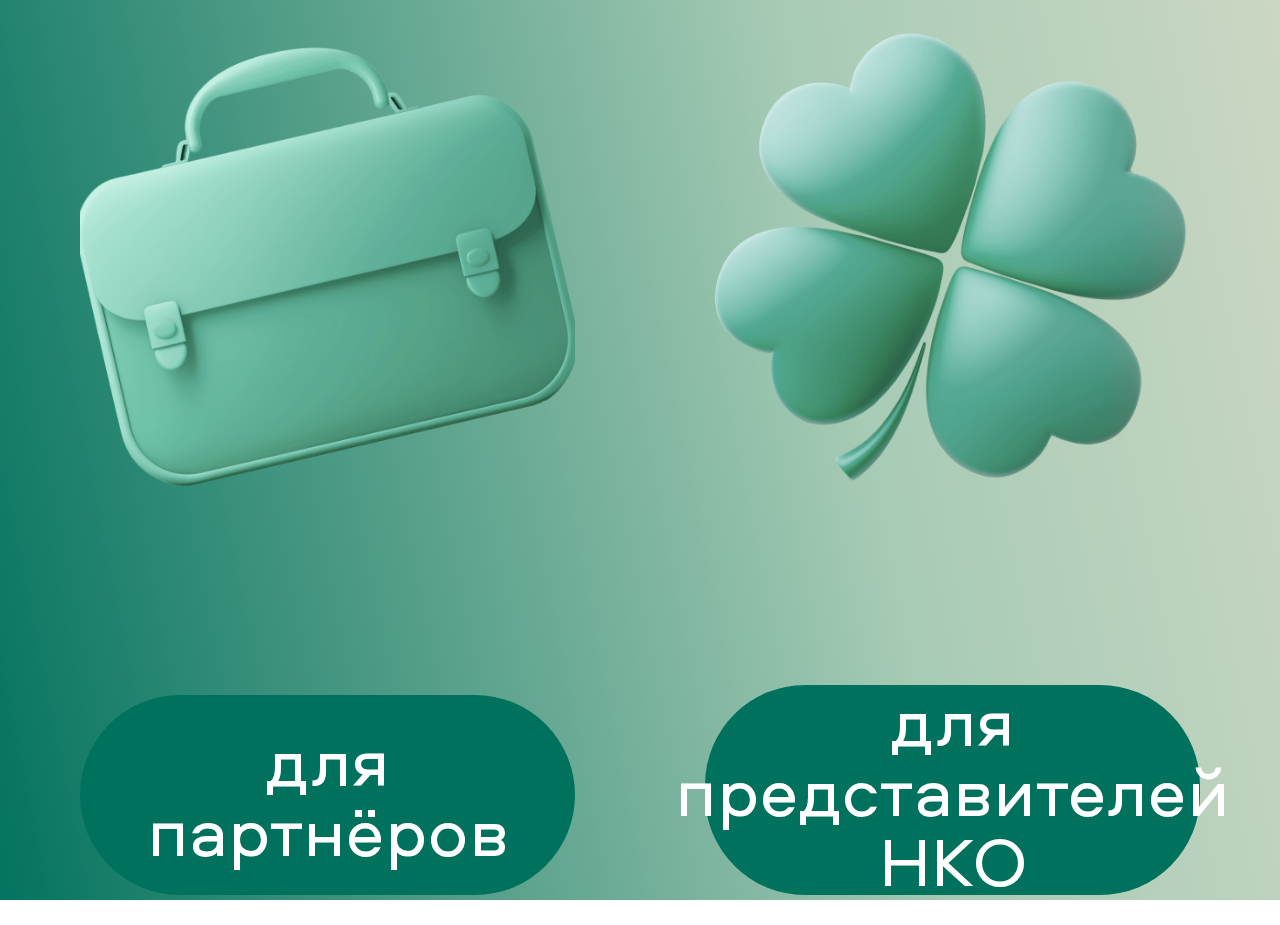
<file: index.html>
<!doctype html>
<html lang="ru">

<head>
    <meta charset="UTF-8">
    <meta name="viewport" content="width=device-width, initial-scale=1">
    <meta http-equiv="X-UA-Compatible" content="ie=edge">

    <link rel="stylesheet" href="assets/css/style.css?_v=20241016121316">

    <title>Главная</title>
</head>

<body>

    <div class="wrapper">
        <div class="for block">
            <div class="for__container container">
                <div class="for__block">
                    <div class="for__image">
                        <img src="assets/images/backpack.png" alt="">
                    </div>
                    <a href="./partners.html" class="for__button button">для партнёров</a>
                </div>
                <div class="for__block">
                    <div class="for__image">
                        <img src="assets/images/leaf.png" alt="">
                    </div>
                    <a href="./nko.html" class="for__button button">для представителей НКО</a>
                </div>
            </div>

        </div>
    </div>


    <script src="assets/js/app.js?_v=20241016121316"></script>
</body>

</html>
</file>
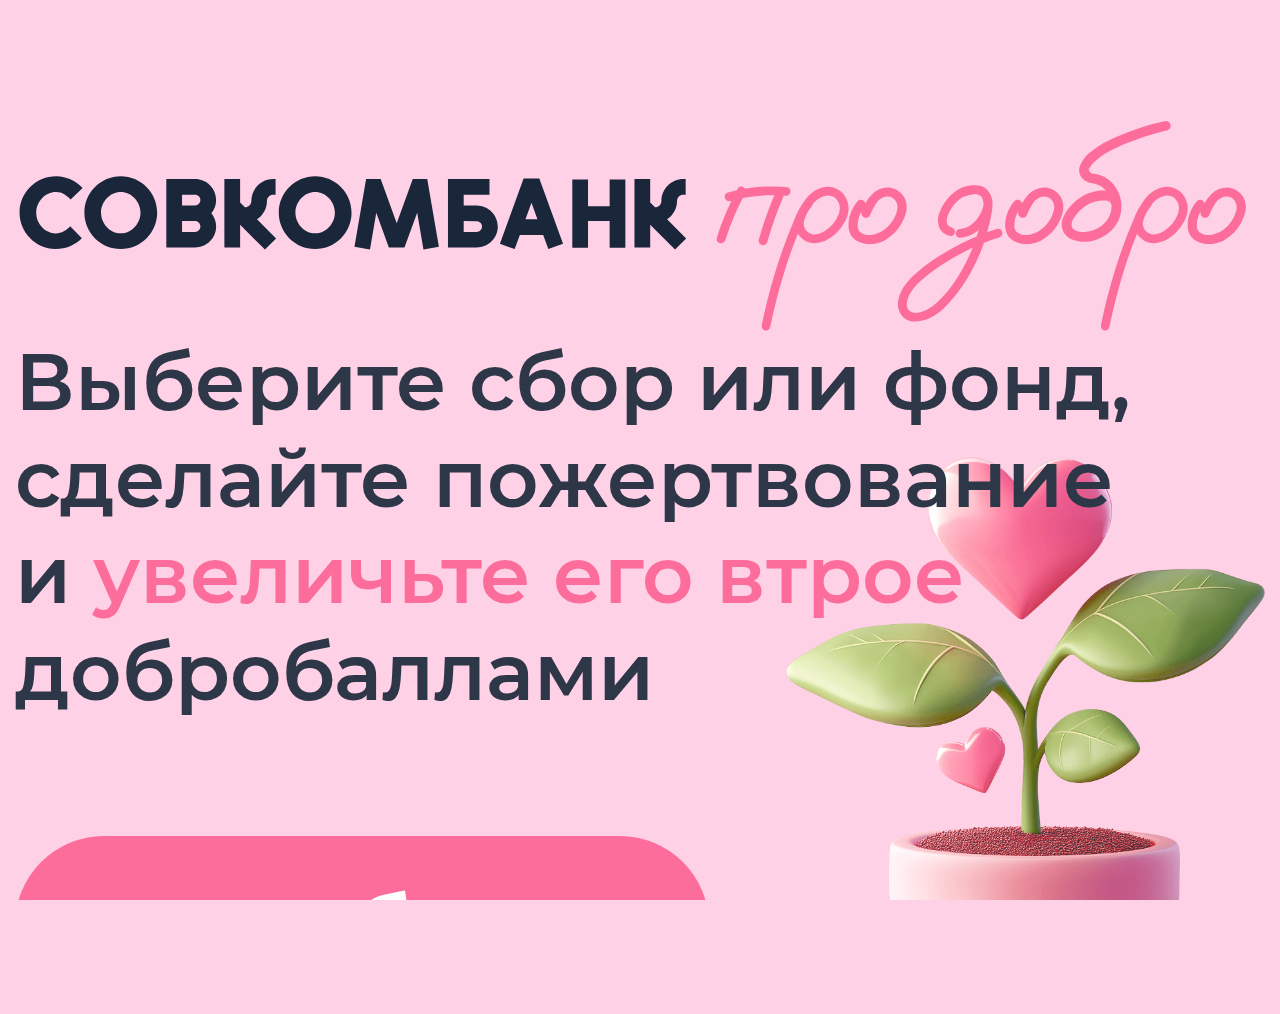
<file: kind-donate.html>
<!doctype html>
<html lang="ru">

<head>
    <meta charset="UTF-8">


    <link rel="stylesheet" href="assets/css/style.css?_v=20241016121316">
    <meta name="viewport" content="width=device-width, user-scalable=no, initial-scale=1.0, maximum-scale=1.0, minimum-scale=1.0">
    <meta http-equiv="X-UA-Compatible" content="ie=edge">

    <title>Добро возвращается</title>
</head>

<body style="background: #FFD1E6">

    <div class="wrapper">
        <div class="kind kind_kind block">


            <div class="kind__container container">
                <header class="header">
                    <div class="header__logo header__logo_big">
                        <img src="assets/images/kind/logo.svg" alt="">
                    </div>
                </header>
                <div class="kind__body">
                    <div class="kind__text text text_big">
                        <p>
                            Выберите сбор или фонд,
                            <br>
                            сделайте пожертвование
                            <br>
                            и <span>увеличьте его втрое</span>
                            <br>
                            добробаллами
                        </p>
                        <a href="https://технологиидобра.рф/register?utm_source=site_button_main&utm_medium=button&utm_campaign=new_main_button" class="kind__button button_pink button">все сборы</a>
                    </div>
                    <div class="kind__image kind__image_abs">
                        <img src="assets/images/kind/kind-plant.png" alt="">
                    </div>
                </div>
            </div>

        </div>
    </div>


    <script src="assets/js/app.js?_v=20241016121316"></script>
</body>

</html>
</file>
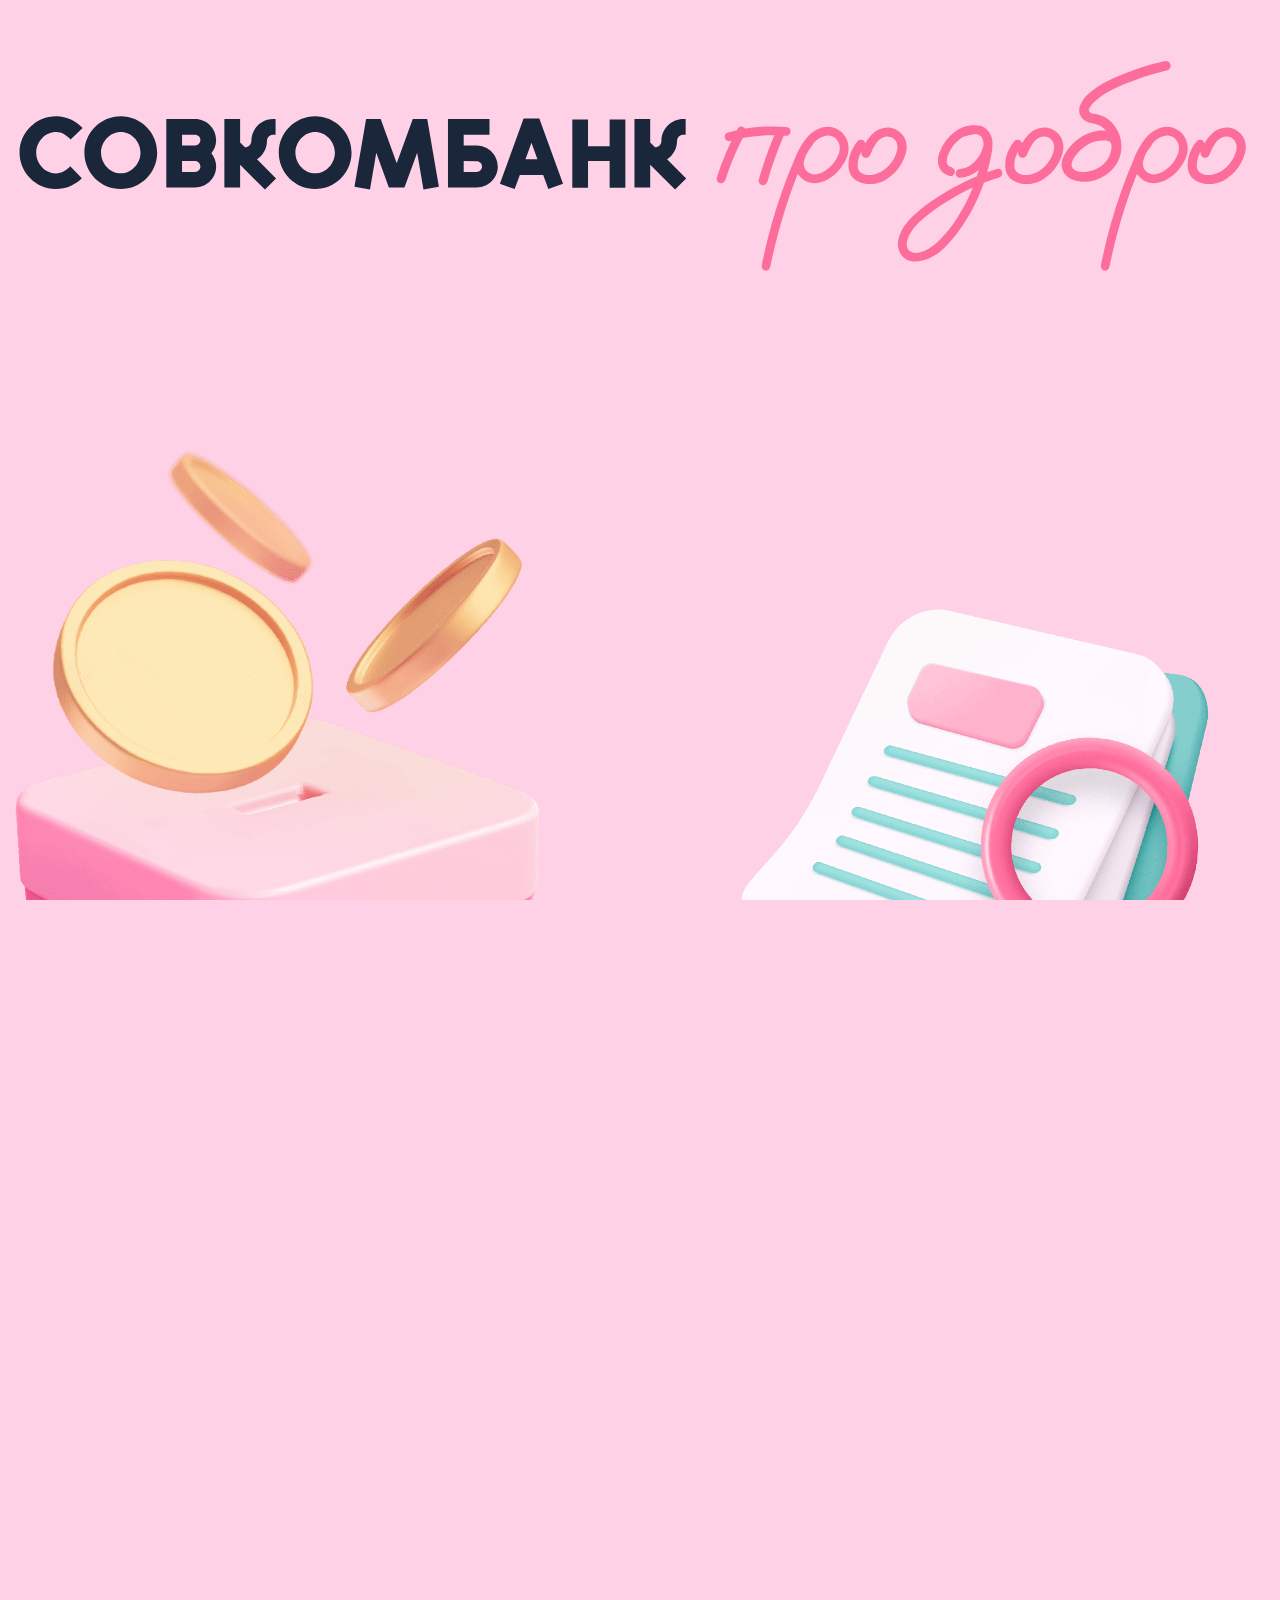
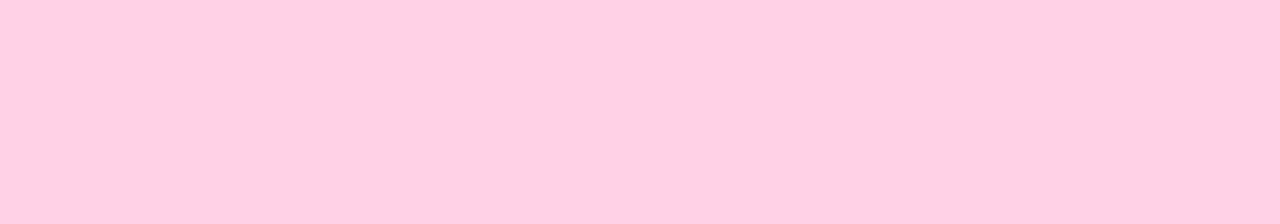
<file: kind-index.html>
<!doctype html>
<html lang="ru">

<head>
    <meta charset="UTF-8">


    <link rel="stylesheet" href="assets/css/style.css?_v=20241016121316">
    <meta name="viewport" content="width=device-width, user-scalable=no, initial-scale=1.0, maximum-scale=1.0, minimum-scale=1.0">
    <meta http-equiv="X-UA-Compatible" content="ie=edge">

    <title>Добро возвращается</title>
</head>

<body style="background: #FFD1E6">

    <div class="wrapper">
        <div class="for for_kind block">
            <div class="for__container container">
                <header class="header">
                    <div class="header__logo header__logo_big">
                        <img src="assets/images/kind/logo.svg" alt="">
                    </div>
                </header>
                <div class="for__body">
                    <div class="for__block">
                        <div class="for__image">
                            <img src="assets/images/kind/kind-donate.png" alt="">
                        </div>
                        <a href="./kind-donate.html" class="for__button button">сделать пожертвование</a>
                    </div>
                    <div class="for__block">
                        <div class="for__image">
                            <img src="assets/images/kind/kind-search.png" alt="">
                        </div>
                        <a href="./kind-partners.html" class="for__button button">узнать о сотрудничестве</a>
                    </div>
                </div>

            </div>

        </div>
    </div>


    <script src="assets/js/app.js?_v=20241016121316"></script>
</body>

</html>
</file>
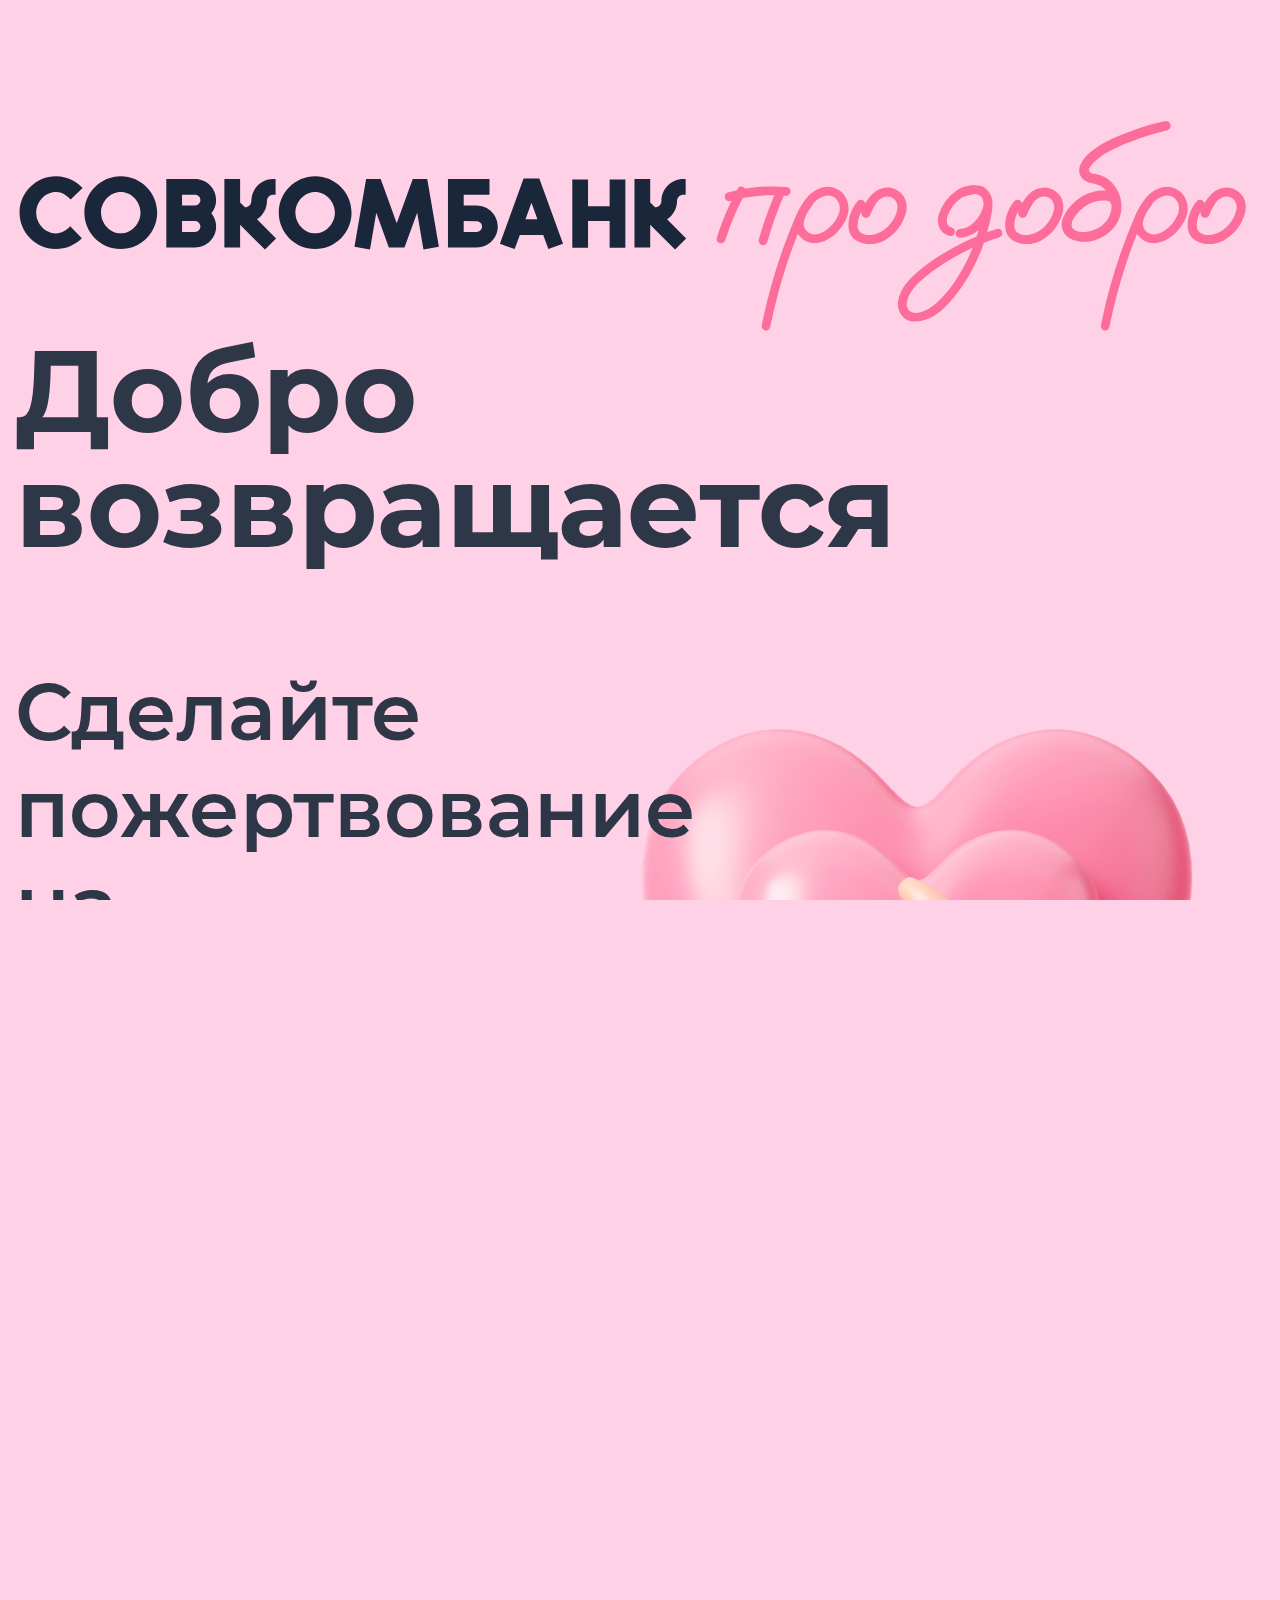
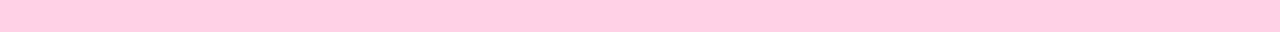
<file: kind-kind.html>
<!doctype html>
<html lang="ru">

<head>
    <meta charset="UTF-8">


    <link rel="stylesheet" href="assets/css/style.css?_v=20241016121316">
    <meta name="viewport" content="width=device-width, initial-scale=1.0">
    <meta http-equiv="X-UA-Compatible" content="ie=edge">
    <title>Добро возвращается</title>
</head>

<body style="background: #FFD1E6">

    <div class="wrapper">
        <div class="kind kind_kind block">


            <div class="kind__container container">
                <header class="header">
                    <div class="header__logo header__logo_big">
                        <img src="assets/images/kind/logo.svg" alt="">
                    </div>
                </header>
                <div class="kind__body">
                    <div class="kind__content">
                        <h1 class="kind__title">Добро возвращается</h1>
                        <div class="kind__text text_big">
                            <p>
                                Сделайте пожертвование
                                <br>
                                на Совкомбанк про добро
                                <br>
                                и получите <span>половину от этой</span>
                                <br>
                                <span>суммы</span> добробаллами
                            </p>
                        </div>
                    </div>

                    <div class="kind__image">
                        <img src="assets/images/kind/kind-heart.png" alt="">
                    </div>
                </div>
            </div>

        </div>
    </div>


    <script src="assets/js/app.js?_v=20241016121316"></script>
</body>

</html>
</file>
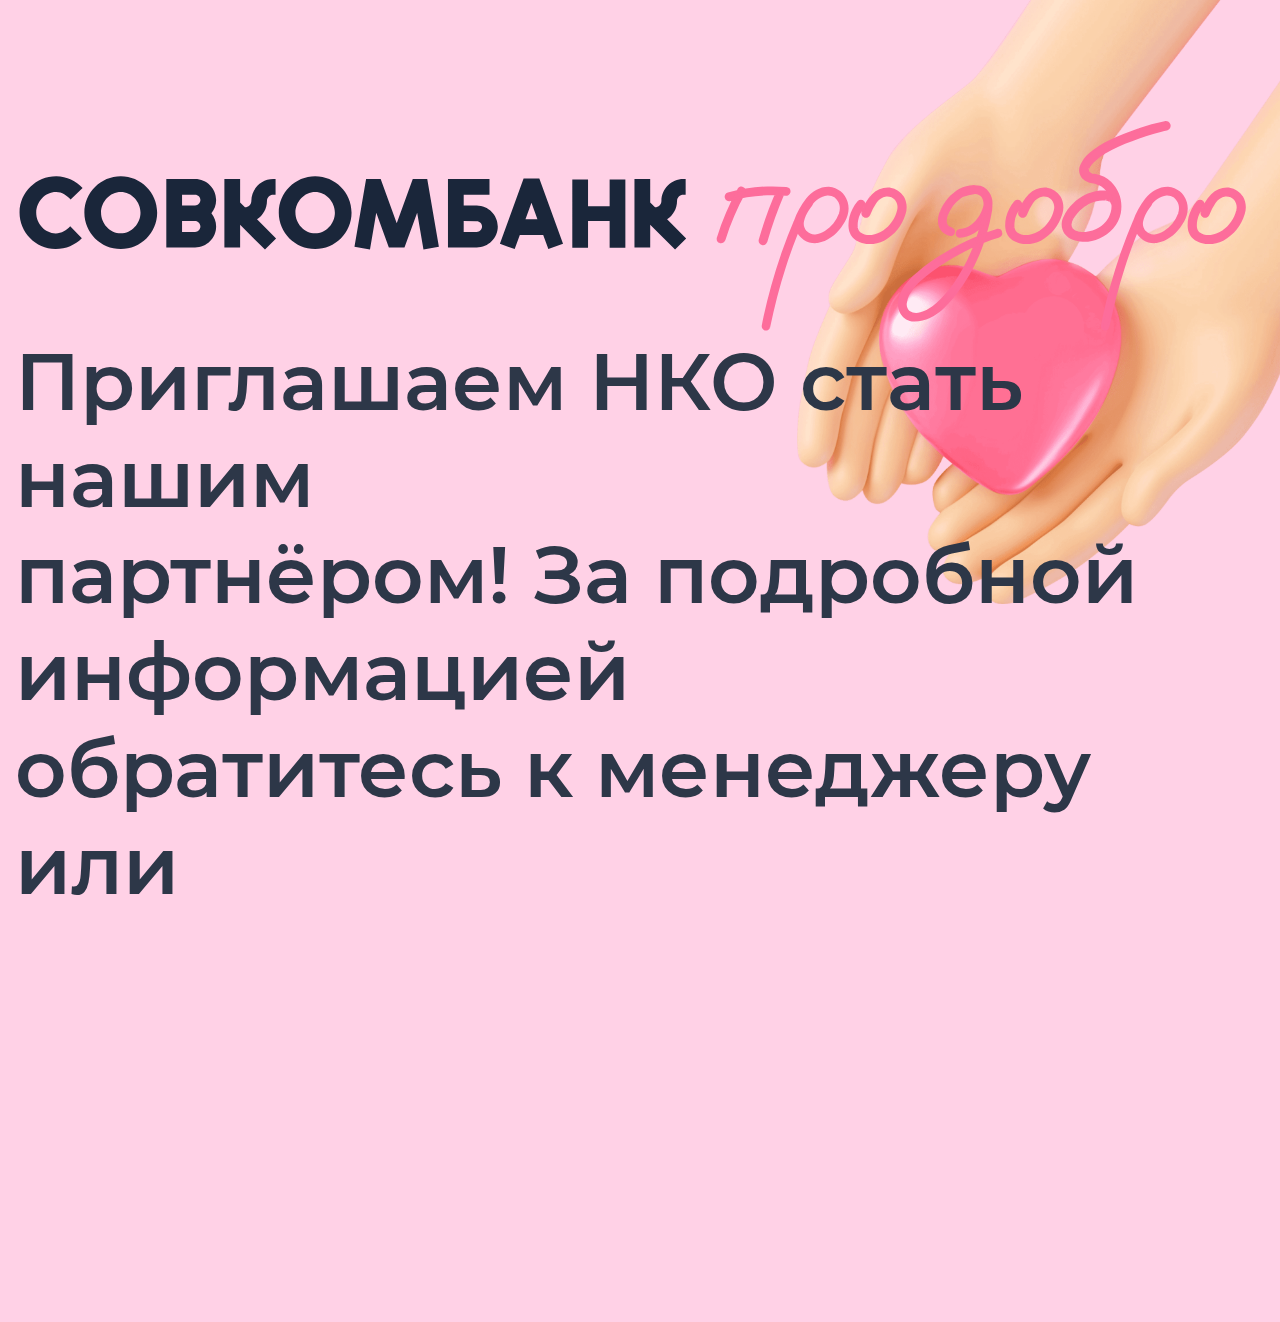
<file: kind-partners.html>
<!doctype html>
<html lang="ru">

<head>
    <meta charset="UTF-8">


    <link rel="stylesheet" href="assets/css/style.css?_v=20241016121316">
    <meta name="viewport" content="width=device-width, user-scalable=no, initial-scale=1.0, maximum-scale=1.0, minimum-scale=1.0">
    <meta http-equiv="X-UA-Compatible" content="ie=edge">

    <title>Добро возвращается</title>
</head>

<body style="background: #FFD1E6">

    <div class="wrapper">
        <div class="kind kind_kind block">


            <div class="kind__container kind__container_static container">
                <header class="header">
                    <div class="header__logo header__logo_big">
                        <img src="assets/images/kind/logo.svg" alt="">
                    </div>
                </header>
                <div class="kind__body">
                    <div class="kind__text text text_big">
                        <p>
                            Приглашаем НКО стать нашим
                            <br>
                            партнёром! За подробной информацией
                            <br>
                            обратитесь к менеджеру или
                            <br>
                            заполните заявку онлайн
                        </p>
                        <a href="https://технологиидобра.рф/partner" class="kind__button button_pink button">стать партнёром проекта</a>
                    </div>
                    <div class="kind__image kind__image_t kind__image_abs">
                        <img src="assets/images/kind/hand.png" alt="">
                    </div>
                </div>
            </div>

        </div>
    </div>


    <script src="assets/js/app.js?_v=20241016121316"></script>
</body>

</html>
</file>
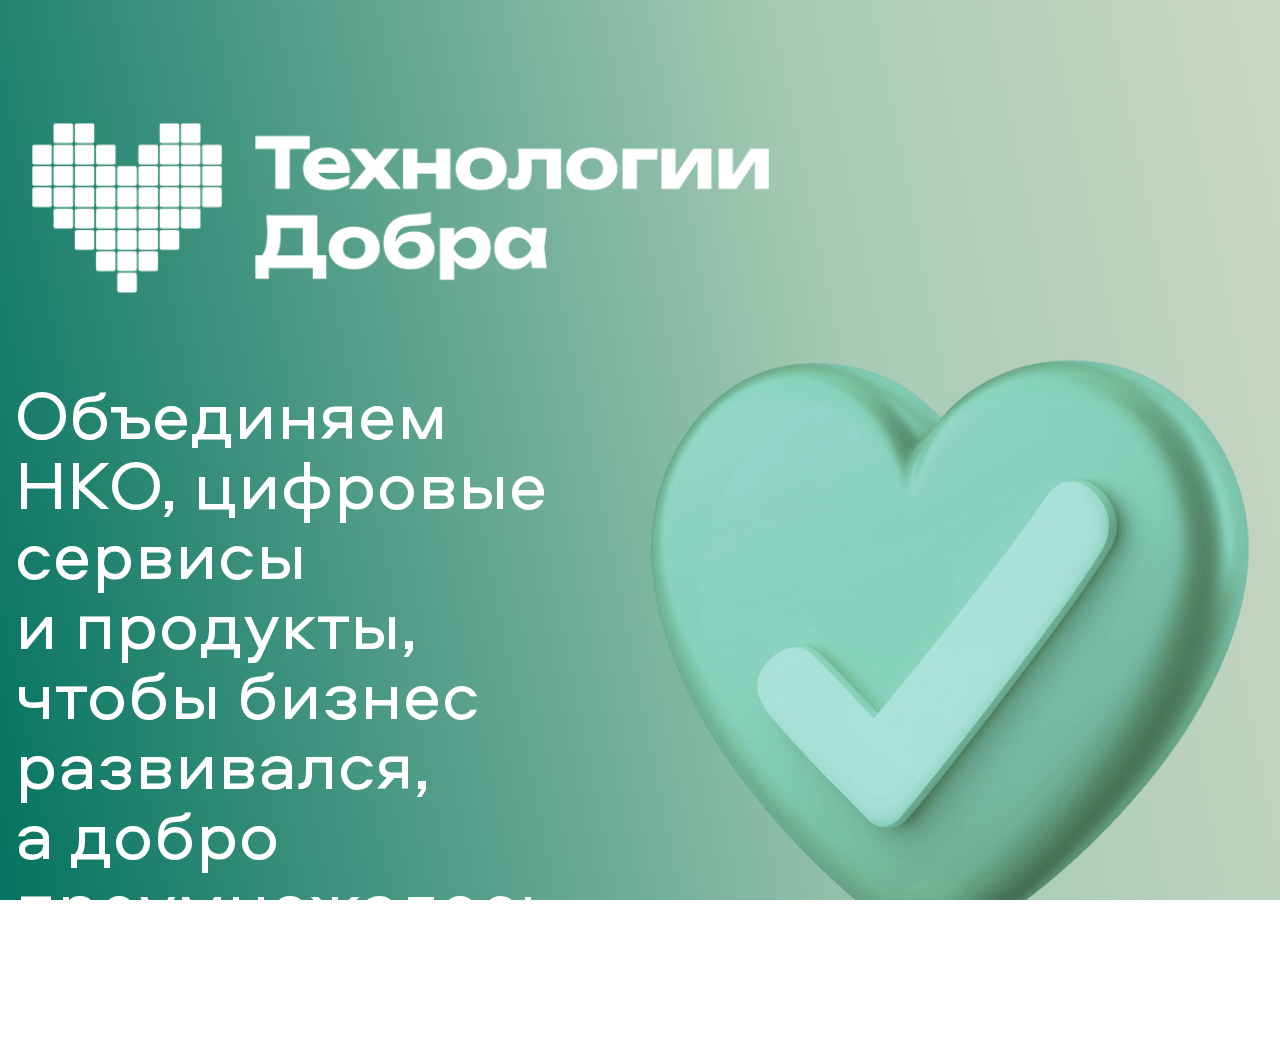
<file: kind.html>
<!doctype html>
<html lang="ru">

<head>
    <meta charset="UTF-8">
    <meta name="viewport" content="width=device-width, initial-scale=1">
    <meta http-equiv="X-UA-Compatible" content="ie=edge">

    <link rel="stylesheet" href="assets/css/style.css?_v=20241016121316">

    <title>Партнеры</title>
</head>

<body>

    <div class="wrapper">
        <div class="kind block">


            <div class="kind__container container">
                <header class="header">
                    <div class="header__logo">
                        <img src="assets/images/logo.png" alt="">
                    </div>
                </header>
                <div class="kind__body">
                    <div class="kind__text text">
                        <p>
                            Объединяем НКО, цифровые сервисы
                            <br>и продукты, чтобы бизнес развивался,
                            <br>а добро преумножалось
                        </p>
                    </div>
                    <div class="kind__image">
                        <img src="assets/images/heart.png" alt="">
                    </div>
                </div>
            </div>

        </div>
    </div>


    <script src="assets/js/app.js?_v=20241016121316"></script>
</body>

</html>
</file>
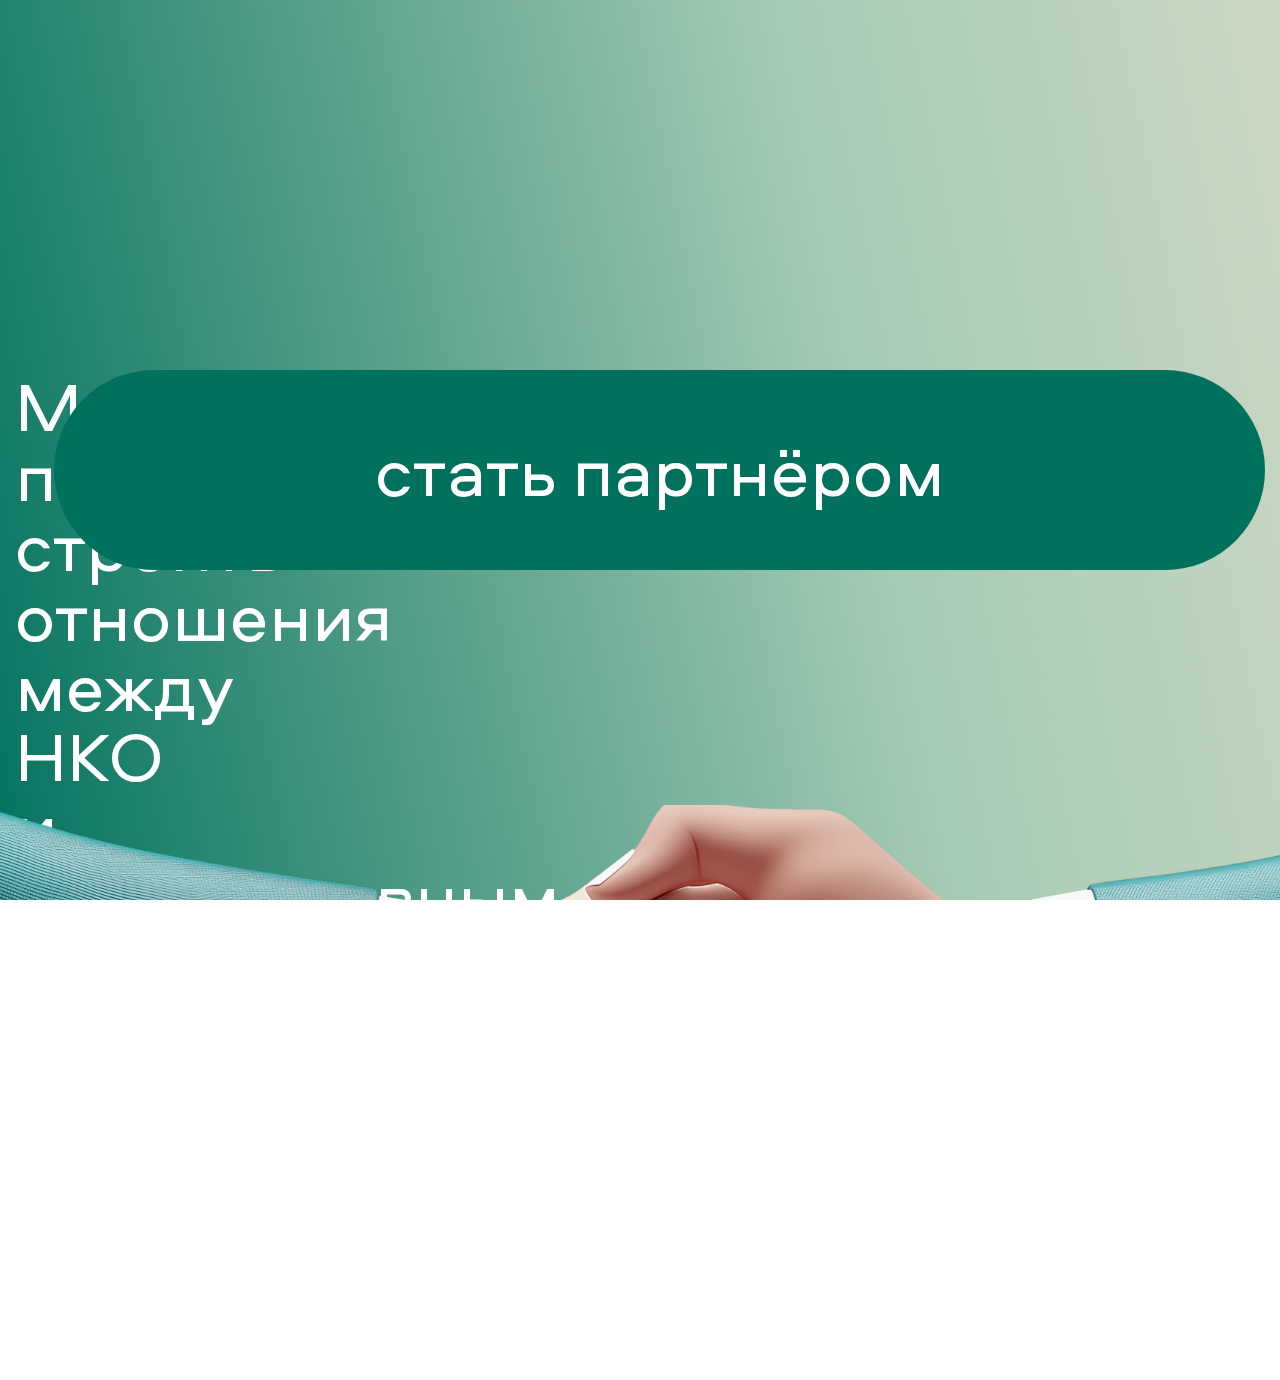
<file: nko.html>
<!doctype html>
<html lang="ru">

<head>
    <meta charset="UTF-8">
    <meta name="viewport" content="width=device-width, initial-scale=1">
    <meta http-equiv="X-UA-Compatible" content="ie=edge">

    <link rel="stylesheet" href="assets/css/style.css?_v=20241016121316">

    <title>Партнеры</title>
</head>

<body>

    <div class="wrapper">
        <div class="single block">
            <div class="single__container container">
                <div class="single__text single__text_l text">
                    <p>Мы помогаем строить отношения между НКО
                        <br>и корпоративным сектором, чтобы вместе
                        <br>решать социальные проблемы
                    </p>
                </div>
                <a href="https://технологиидобра.рф/register?utm_source=site_button_main&utm_medium=button&utm_campaign=new_main_button" class="single__button button">стать партнёром</a>
                <div class="single__image single__image_b">
                    <img src="assets/images/handshake.png" alt="">
                </div>
            </div>
        </div>
    </div>


    <script src="assets/js/app.js?_v=20241016121316"></script>
</body>

</html>
</file>
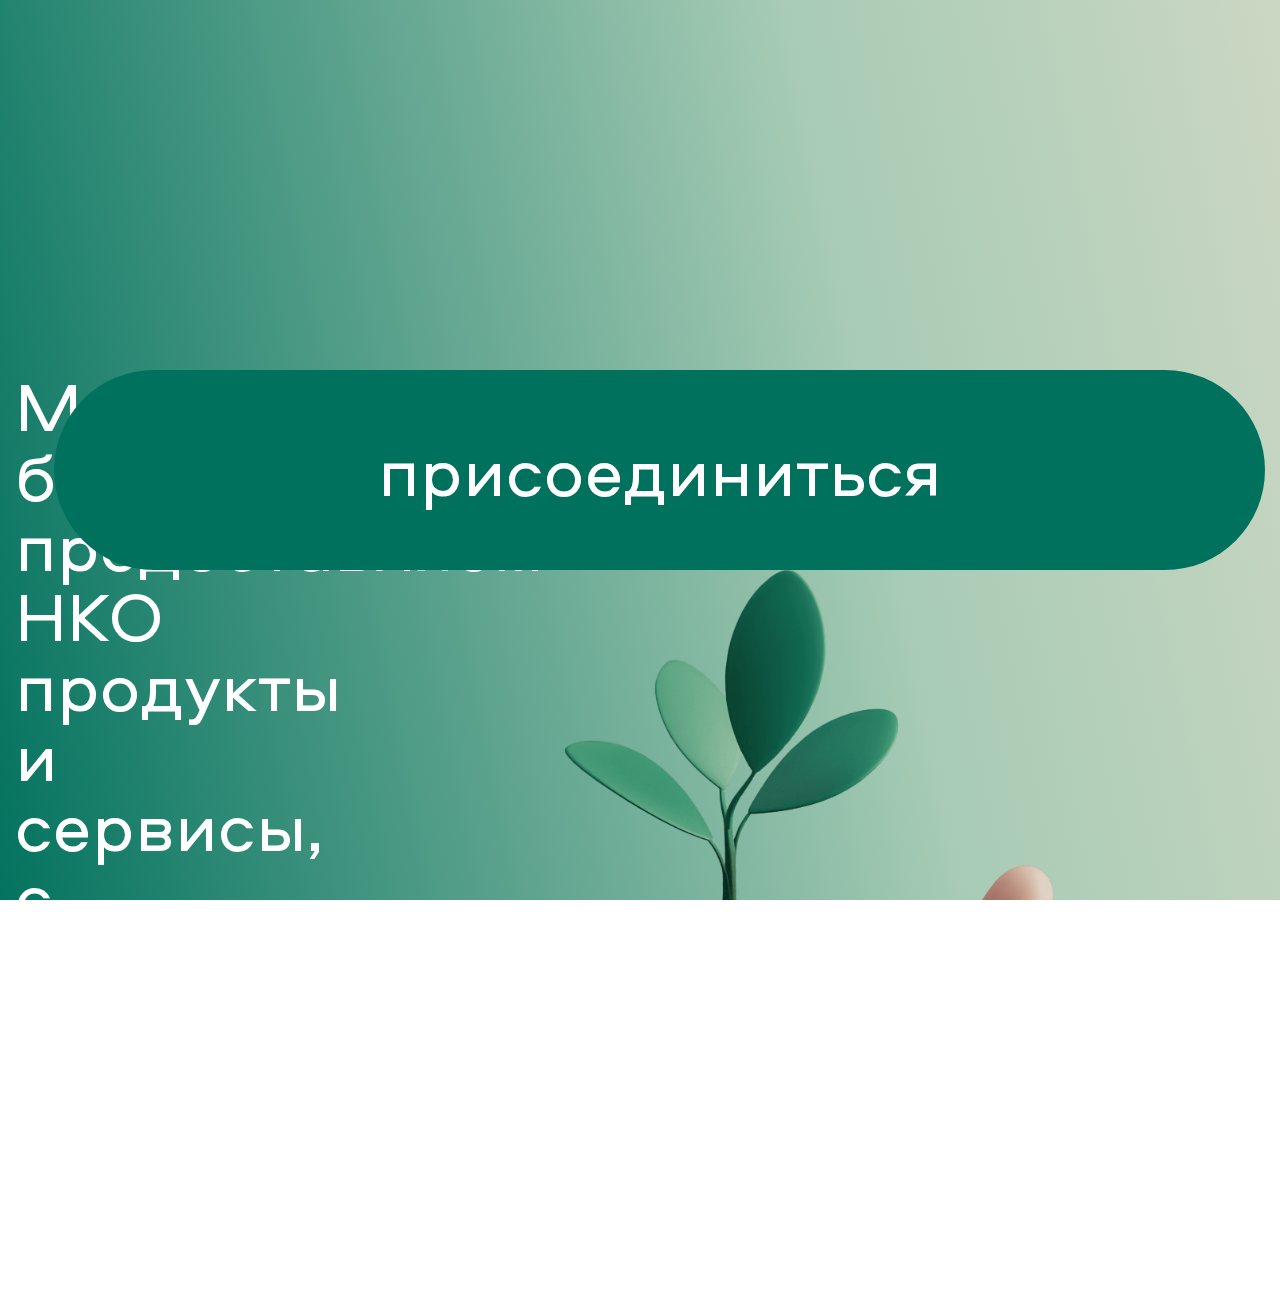
<file: partners.html>
<!doctype html>
<html lang="ru">

<head>
    <meta charset="UTF-8">
    <meta name="viewport" content="width=device-width, initial-scale=1">
    <meta http-equiv="X-UA-Compatible" content="ie=edge">

    <link rel="stylesheet" href="assets/css/style.css?_v=20241016121316">

    <title>Партнеры</title>
</head>

<body>

    <div class="wrapper">
        <div class="single block">
            <div class="single__container container">
                <div class="single__text text">
                    <p>Мы бесплатно предоставляем НКО продукты и сервисы, с которым
                        <br>легче и проще работать
                    </p>
                </div>
                <a href="https://технологиидобра.рф/partner" class="single__button button">присоединиться</a>
                <div class="single__image">
                    <img src="assets/images/hand.png" alt="">
                </div>
            </div>

        </div>
    </div>


    <script src="assets/js/app.js?_v=20241016121316"></script>
</body>

</html>
</file>
<file: assets/css/style.css>
@font-face {
  font-family: "Aeroport";
  src: url("../fonts/Aeroport.eot");
  src: url("../fonts/Aeroport.eot?#iefix") format("embedded-opentype"), url("../fonts/Aeroport.woff2") format("woff2"), url("../fonts/Aeroport.woff") format("woff"), url("../fonts/Aeroport.ttf") format("truetype"), url("../fonts/Aeroport.svg#Aeroport") format("svg");
  font-weight: normal;
  font-style: normal;
  font-display: swap;
}

@font-face {
  font-family: "Montserrat";
  src: url("../fonts/Montserrat-SemiBold.eot");
  src: url("../fonts/Montserrat-SemiBold.eot?#iefix") format("embedded-opentype"), url("../fonts/Montserrat-SemiBold.woff2") format("woff2"), url("../fonts/Montserrat-SemiBold.woff") format("woff"), url("../fonts/Montserrat-SemiBold.ttf") format("truetype"), url("../fonts/Montserrat-SemiBold.svg#Montserrat-SemiBold") format("svg");
  font-weight: 600;
  font-style: normal;
  font-display: swap;
}

@font-face {
  font-family: "Montserrat";
  src: url("../fonts/Montserrat-Bold.eot");
  src: url("../fonts/Montserrat-Bold.eot?#iefix") format("embedded-opentype"), url("../fonts/Montserrat-Bold.woff2") format("woff2"), url("../fonts/Montserrat-Bold.woff") format("woff"), url("../fonts/Montserrat-Bold.ttf") format("truetype"), url("../fonts/Montserrat-Bold.svg#Montserrat-Bold") format("svg");
  font-weight: bold;
  font-style: normal;
  font-display: swap;
}

html,
body {
  width: 100%;
  overflow-x: hidden;
}

* {
  padding: 0;
  margin: 0;
  border: 0;
}

*,
*:before,
*:after {
  -webkit-box-sizing: border-box;
  box-sizing: border-box;
}

:focus,
:active {
  outline: none;
}

a:focus,
a:active {
  outline: none;
}

nav,
footer,
header,
aside {
  display: block;
}

html,
body {
  height: 100%;
  width: 100%;
  font-size: 100%;
  line-height: 1;
  font-size: 14px;
  -ms-text-size-adjust: 100%;
  -moz-text-size-adjust: 100%;
  -webkit-text-size-adjust: 100%;
}

input,
button,
textarea {
  font-family: inherit;
}

input::-ms-clear {
  display: none;
}

button {
  cursor: pointer;
  background: none;
}

button::-moz-focus-inner {
  padding: 0;
  border: 0;
}

a,
a:visited {
  text-decoration: none;
}

a:hover {
  text-decoration: none;
}

ul li {
  list-style: none;
}

img {
  vertical-align: top;
}

h1,
h2,
h3,
h4,
h5,
h6 {
  font-size: inherit;
  font-weight: 400;
}

a {
  color: inherit;
}

* {
  min-width: 0;
}

body {
  font-family: "Aeroport", sans-serif;
  color: #fff;
  background: linear-gradient(258.67deg, #F3E4D2 -37.84%, #A7CBB5 34.23%, #00715D 101.45%);
}

html {
  overflow-x: hidden;
}

img {
  pointer-events: none;
}

.wrapper {
  display: -webkit-box;
  display: -ms-flexbox;
  display: flex;
  -webkit-box-orient: vertical;
  -webkit-box-direction: normal;
  -ms-flex-direction: column;
  flex-direction: column;
  min-height: 100%;
  position: relative;
}

.page,
.header,
.footer {
  position: relative;
  z-index: 2;
}

.container {
  margin: 0 auto;
  max-width: 3320px;
  padding: 0 15px;
  width: 100%;
}

.button {
  -webkit-transition: all 0.3s ease 0s;
  transition: all 0.3s ease 0s;
  display: -webkit-inline-box;
  display: -ms-inline-flexbox;
  display: inline-flex;
  -webkit-box-pack: center;
  -ms-flex-pack: center;
  justify-content: center;
  -webkit-box-align: center;
  -ms-flex-align: center;
  align-items: center;
  background: #00715D;
  text-align: center;
  border-radius: 100px;
  min-height: 200px;
  padding: 0 50px;
  color: #fff;
  font-size: 70px;
}

.button_pink {
  background: #FD6D9B;
  min-height: 178px;
  font-size: 84px;
  padding: 0 115px;
}

.block {
  padding: 30px 0;
  min-height: 100vh;
  display: -webkit-box;
  display: -ms-flexbox;
  display: flex;
  -webkit-box-pack: center;
  -ms-flex-pack: center;
  justify-content: center;
  -webkit-box-align: center;
  -ms-flex-align: center;
  align-items: center;
  -webkit-box-orient: vertical;
  -webkit-box-direction: normal;
  -ms-flex-direction: column;
  flex-direction: column;
}

.text {
  font-size: 70px;
}

.text_big {
  font-size: 80px;
  color: #2D3748;
  font-family: "Montserrat", sans-serif;
  line-height: 121.25%;
  font-weight: 600;
}

.text_big span {
  color: #FD6D9B;
}

.for__image {
  display: -webkit-box;
  display: -ms-flexbox;
  display: flex;
  -webkit-box-pack: center;
  -ms-flex-pack: center;
  justify-content: center;
  -webkit-box-align: center;
  -ms-flex-align: center;
  align-items: center;
  margin-bottom: 200px;
  -webkit-box-flex: 1;
  -ms-flex: 1 1 auto;
  flex: 1 1 auto;
}

.for__image img {
  width: 100%;
  height: 100%;
  -o-object-fit: cover;
  object-fit: cover;
}

.for__block {
  -webkit-box-flex: 0;
  -ms-flex: 0 1 50%;
  flex: 0 1 50%;
  padding: 0 65px;
  display: -webkit-box;
  display: -ms-flexbox;
  display: flex;
  -webkit-box-orient: vertical;
  -webkit-box-direction: normal;
  -ms-flex-direction: column;
  flex-direction: column;
}

.for__block:nth-child(1) img {
  position: relative;
  max-width: 1203px;
  max-height: 1066px;
}

.for__block:nth-child(2) img {
  position: relative;
  max-width: 1082px;
  max-height: 994px;
}

.for__button {
  width: 100%;
}

.for__container {
  display: -webkit-box;
  display: -ms-flexbox;
  display: flex;
  max-width: 2580px;
  margin: 0 -65px;
}

.for_kind {
  -webkit-box-pack: start;
  -ms-flex-pack: start;
  justify-content: flex-start;
  padding: 0 !important;
}

.for_kind .for__block:nth-child(1) img {
  max-width: 683px;
  max-height: 1006px;
}

.for_kind .for__block:nth-child(2) img {
  max-width: 952px;
  max-height: 823px;
}

.for_kind .for__body {
  display: -webkit-box;
  display: -ms-flexbox;
  display: flex;
  -webkit-box-flex: 1;
  -ms-flex: 1 1 auto;
  flex: 1 1 auto;
  -webkit-box-align: center;
  -ms-flex-align: center;
  align-items: center;
  margin: 0 -100px;
}

.for_kind .for__block {
  min-height: 1500px;
  padding: 0 100px;
}

.for_kind .for__container {
  min-height: 100vh;
  -webkit-box-orient: vertical;
  -webkit-box-direction: normal;
  -ms-flex-direction: column;
  flex-direction: column;
  padding: 50px 15px !important;
  margin: 0 !important;
}

.for_kind .for__button {
  background: #FD6D9B;
  min-height: 178px;
  font-size: 84px;
}

.single {
  -webkit-box-pack: start;
  -ms-flex-pack: start;
  justify-content: flex-start;
  padding-top: 370px !important;
}

.single__container {
  display: -webkit-box;
  display: -ms-flexbox;
  display: flex;
  -webkit-box-align: start;
  -ms-flex-align: start;
  align-items: flex-start;
  -webkit-box-pack: justify;
  -ms-flex-pack: justify;
  justify-content: space-between;
}

.single__text {
  max-width: 1235px;
}

.single__text_l {
  max-width: 1593px;
}

.single__button {
  min-width: 1211px;
}

.single__image {
  position: absolute;
  bottom: 0;
  left: 0;
}

.single__image img {
  width: 2678px;
}

.single__image_b {
  bottom: 100px;
  width: 100%;
}

.single__image_b img {
  width: 100%;
  height: auto;
  width: 3840px;
}

.kind {
  -webkit-box-pack: start;
  -ms-flex-pack: start;
  justify-content: flex-start;
  padding-top: 110px;
}

.kind__button {
  margin-top: 115px;
}

.kind_kind {
  padding: 0 !important;
}

.kind_kind .kind__container {
  position: relative;
  padding-top: 110px;
}

.kind_kind .kind__container_static {
  position: static;
}

.kind_kind .kind__image_abs img {
  position: absolute;
  bottom: 0;
  right: 15px;
  width: 1486px;
}

.kind_kind .kind__image_t img {
  bottom: auto;
  top: 0;
  right: 0;
  width: 1498px;
}

.kind__container {
  display: -webkit-box;
  display: -ms-flexbox;
  display: flex;
  -webkit-box-orient: vertical;
  -webkit-box-direction: normal;
  -ms-flex-direction: column;
  flex-direction: column;
  min-height: 100vh;
}

.kind__container .header {
  -webkit-box-flex: 0;
  -ms-flex: 0 0 auto;
  flex: 0 0 auto;
}

.kind__title {
  color: #2D3748;
  font-family: "Montserrat", sans-serif;
  margin-bottom: 100px;
  font-size: 115px;
  font-weight: 700;
}

.kind__body {
  -webkit-box-flex: 1;
  -ms-flex: 1 1 auto;
  flex: 1 1 auto;
  display: -webkit-box;
  display: -ms-flexbox;
  display: flex;
  -webkit-box-pack: justify;
  -ms-flex-pack: justify;
  justify-content: space-between;
  -webkit-box-align: center;
  -ms-flex-align: center;
  align-items: center;
}

.kind__text {
  margin-right: 50px;
  position: relative;
  z-index: 4;
}

.kind__image {
  max-width: 1440px;
  height: auto;
}

.kind__image img {
  width: 100%;
  height: auto;
}

.header__logo img {
  width: 100%;
  max-width: 767px;
  height: auto;
}

.header__logo_big img {
  max-width: 2050px;
}

@media (min-width: 3000.98px) {
  .for__block:nth-child(1) img {
    left: -80px;
  }

  .for__block:nth-child(2) img {
    right: -80px;
  }
}

@media (max-width: 3300px) {
  .single__image img {
    width: calc(300px + 2378 * (100vw - 320px) / 2980);
  }

  .single__image_b img {
    width: calc(300px + 3540 * (100vw - 320px) / 2980);
  }

  .kind_kind .kind__image_abs img {
    width: calc(1px + 1485 * (100vw - 320px) / 2980);
  }

  .kind_kind .kind__image_t img {
    width: calc(1px + 1497 * (100vw - 320px) / 2980);
  }
}

@media (any-hover: hover) {
  .button:hover {
    background: #035949;
  }

  .button_pink:hover {
    background: #b93664;
  }

  .for_kind .for__button:hover {
    background: #b93664;
  }
}
</file>
